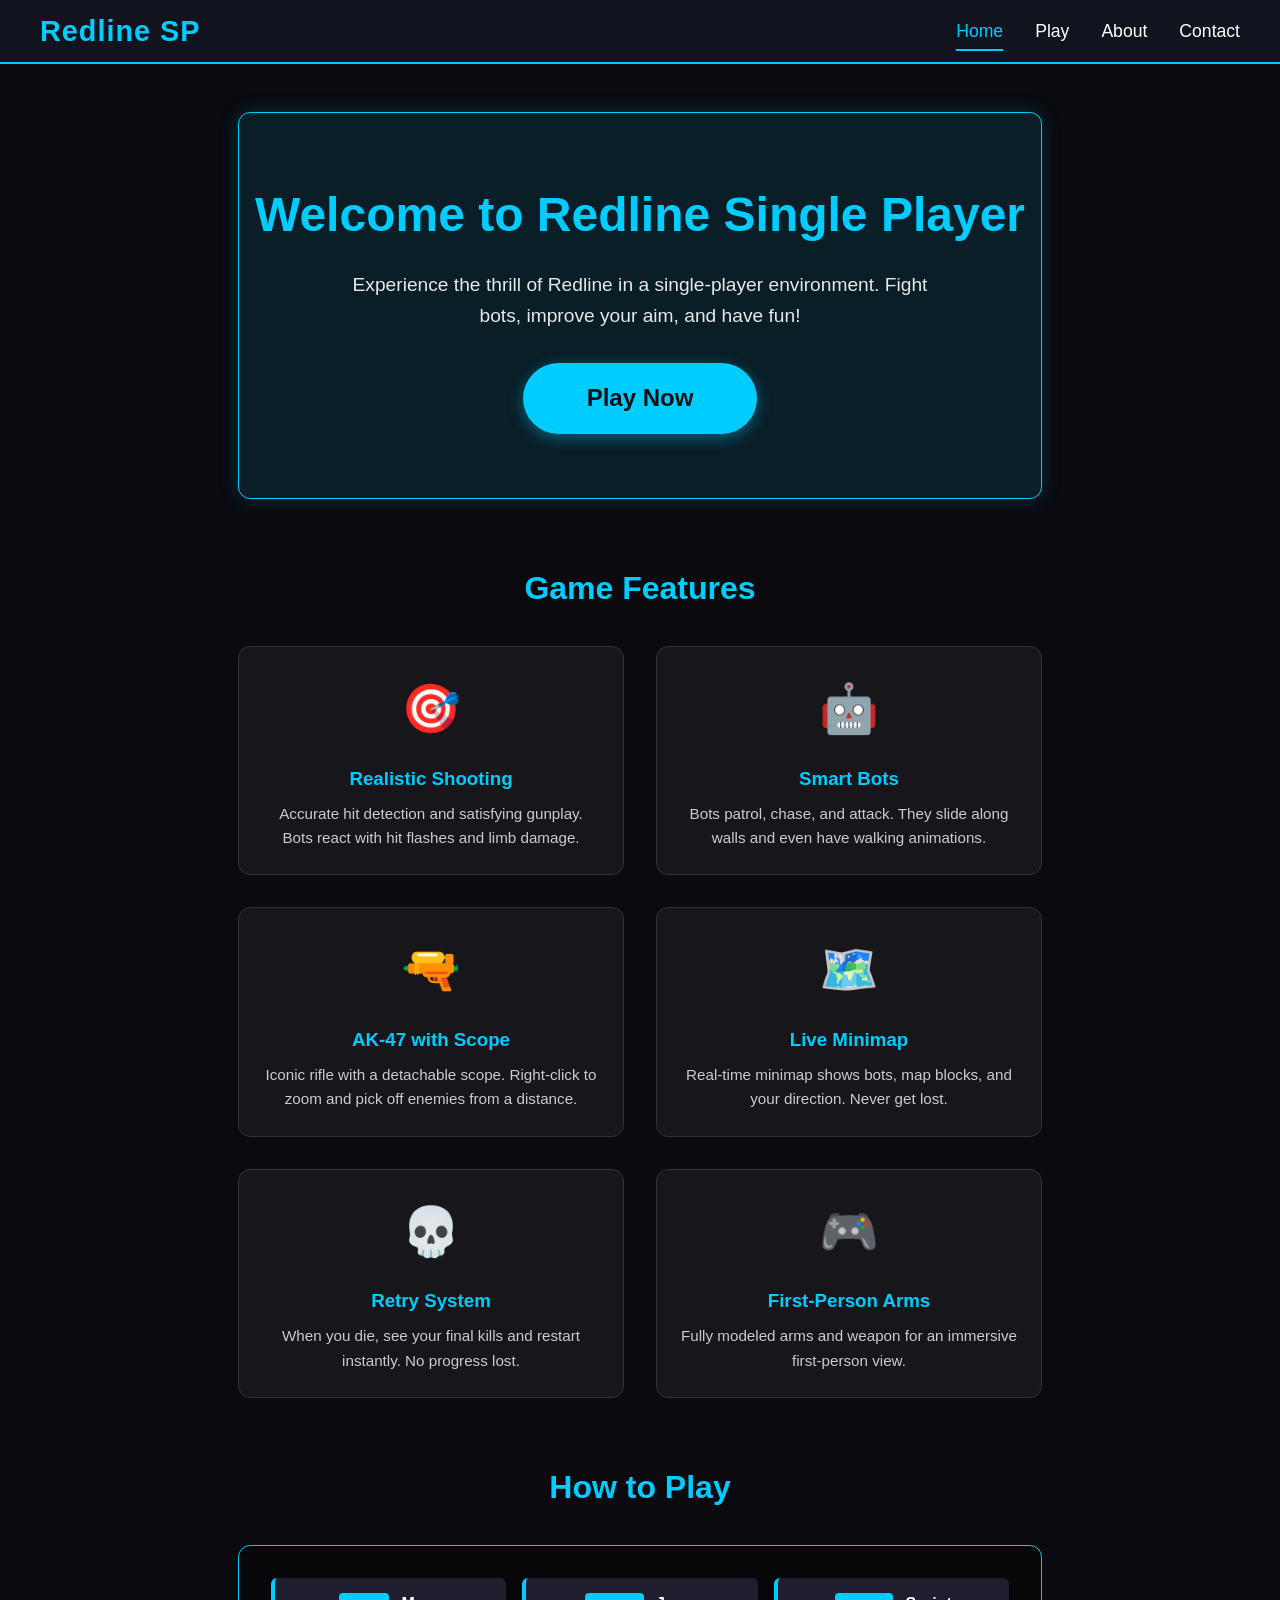
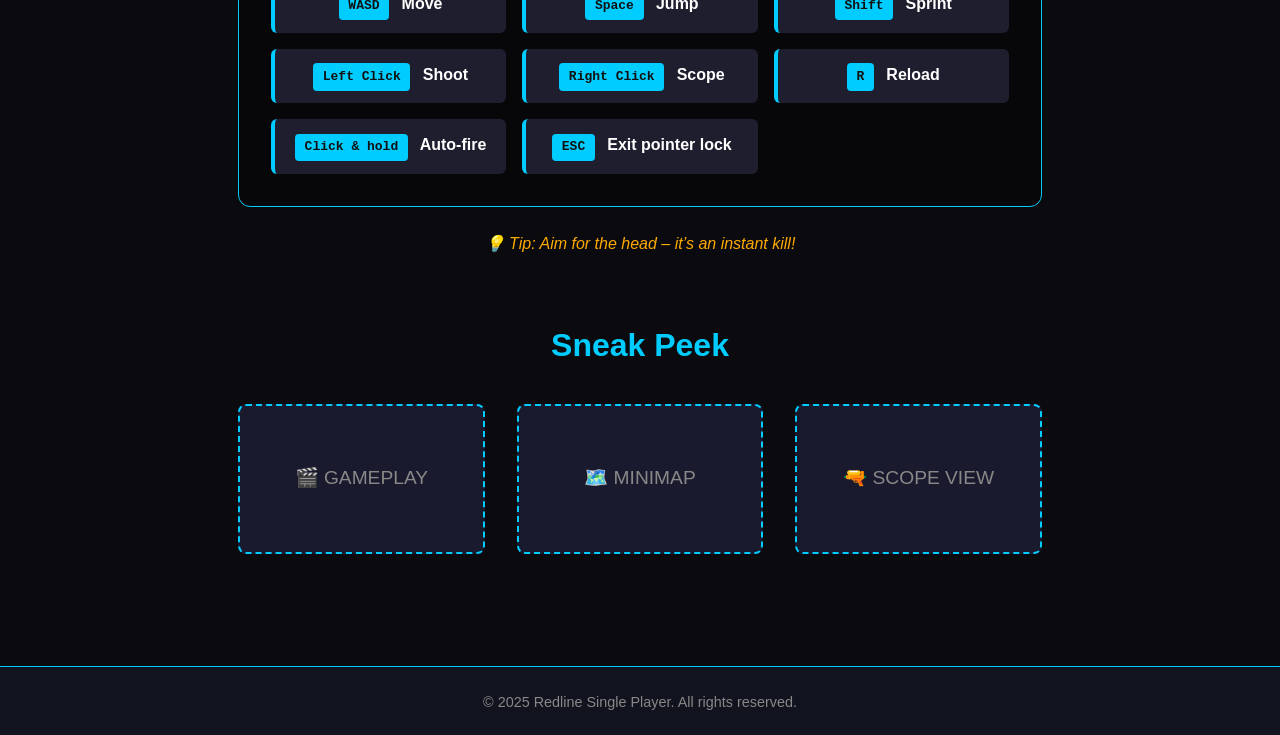
<file: index.html>
<!DOCTYPE html>
<html lang="en">
<head>
    <meta charset="UTF-8">
    <meta name="viewport" content="width=device-width, initial-scale=1.0">
    <title>Redline SP - Home</title>
    <link rel="stylesheet" href="main.css">
</head>
<body>
    <nav class="navbar">
        <div class="nav-container">
            <a href="index.html" class="logo">Redline SP</a>
            <ul class="nav-links">
                <li><a href="index.html">Home</a></li>
                <li><a href="play.html">Play</a></li>
                <li><a href="about.html">About</a></li>
                <li><a href="contact.html">Contact</a></li>
            </ul>
        </div>
    </nav>

    <main class="container">
        <section class="hero">
            <h1>Welcome to Redline Single Player</h1>
            <p>Experience the thrill of Redline in a single‑player environment. Fight bots, improve your aim, and have fun!</p>
            <a href="home.html" class="btn play-now">Play Now</a>
        </section>

        <section class="features">
            <h2>Game Features</h2>
            <div class="feature-grid">
                <div class="feature-card">
                    <div class="feature-icon">🎯</div>
                    <h3>Realistic Shooting</h3>
                    <p>Accurate hit detection and satisfying gunplay. Bots react with hit flashes and limb damage.</p>
                </div>
                <div class="feature-card">
                    <div class="feature-icon">🤖</div>
                    <h3>Smart Bots</h3>
                    <p>Bots patrol, chase, and attack. They slide along walls and even have walking animations.</p>
                </div>
                <div class="feature-card">
                    <div class="feature-icon">🔫</div>
                    <h3>AK‑47 with Scope</h3>
                    <p>Iconic rifle with a detachable scope. Right‑click to zoom and pick off enemies from a distance.</p>
                </div>
                <div class="feature-card">
                    <div class="feature-icon">🗺️</div>
                    <h3>Live Minimap</h3>
                    <p>Real‑time minimap shows bots, map blocks, and your direction. Never get lost.</p>
                </div>
                <div class="feature-card">
                    <div class="feature-icon">💀</div>
                    <h3>Retry System</h3>
                    <p>When you die, see your final kills and restart instantly. No progress lost.</p>
                </div>
                <div class="feature-card">
                    <div class="feature-icon">🎮</div>
                    <h3>First‑Person Arms</h3>
                    <p>Fully modeled arms and weapon for an immersive first‑person view.</p>
                </div>
            </div>
        </section>

        <section class="how-to-play">
            <h2>How to Play</h2>
            <div class="controls-grid">
                <div class="control-item"><span class="key">WASD</span> Move</div>
                <div class="control-item"><span class="key">Space</span> Jump</div>
                <div class="control-item"><span class="key">Shift</span> Sprint</div>
                <div class="control-item"><span class="key">Left Click</span> Shoot</div>
                <div class="control-item"><span class="key">Right Click</span> Scope</div>
                <div class="control-item"><span class="key">R</span> Reload</div>
                <div class="control-item"><span class="key">Click & hold</span> Auto‑fire</div>
                <div class="control-item"><span class="key">ESC</span> Exit pointer lock</div>
            </div>
            <p class="tip">💡 Tip: Aim for the head – it’s an instant kill!</p>
        </section>

        <section class="screenshots">
            <h2>Sneak Peek</h2>
            <div class="screenshot-grid">
                <div class="screenshot-placeholder">🎬 Gameplay</div>
                <div class="screenshot-placeholder">🗺️ Minimap</div>
                <div class="screenshot-placeholder">🔫 Scope View</div>
            </div>
        </section>
    </main>

    <footer class="footer">
        <p>&copy; 2025 Redline Single Player. All rights reserved.</p>
    </footer>

    <script src="main.js"></script>
</body>
</html>
</file>
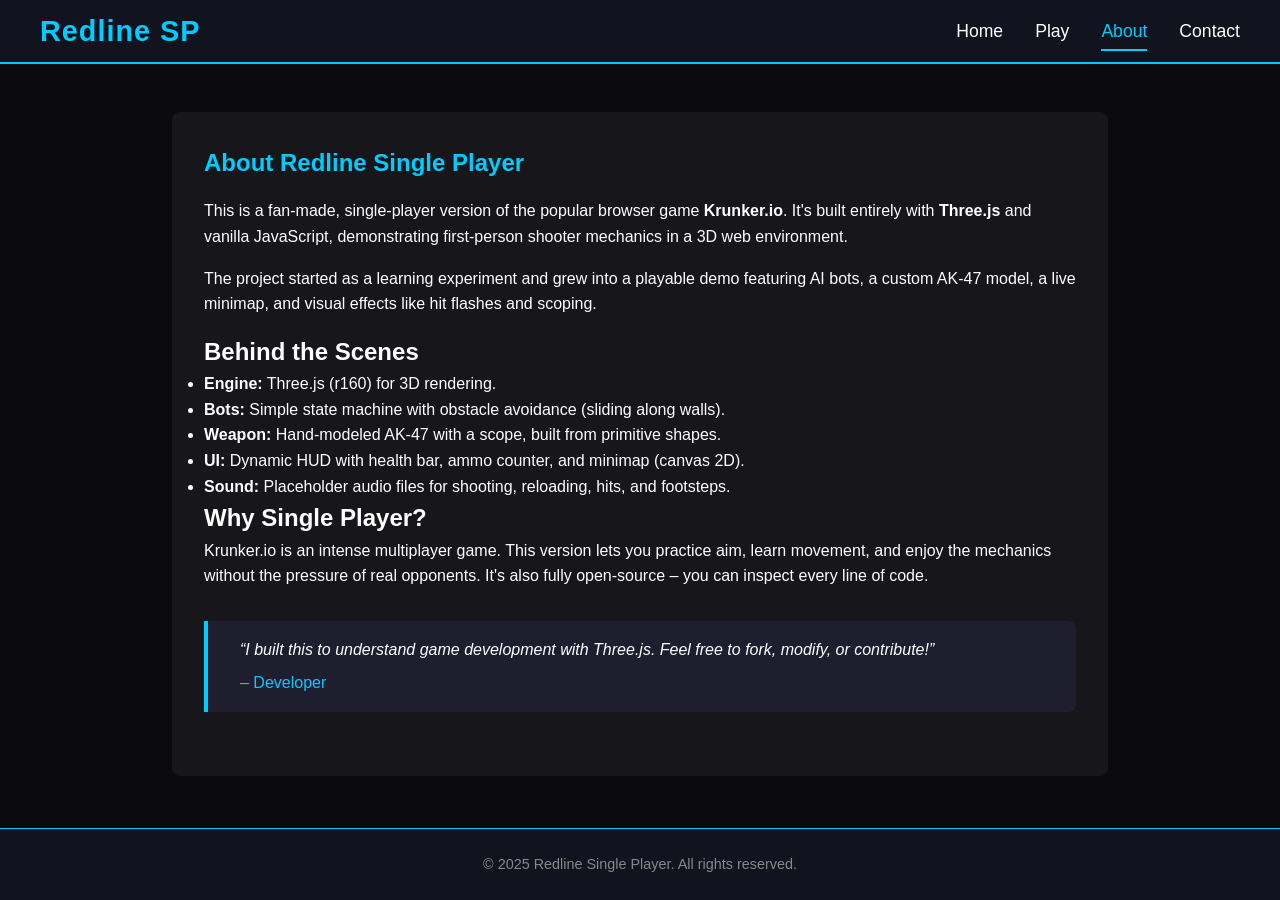
<file: about.html>
<!DOCTYPE html>
<html lang="en">
<head>
    <meta charset="UTF-8">
    <meta name="viewport" content="width=device-width, initial-scale=1.0">
    <title>Redline SP - About</title>
    <link rel="stylesheet" href="main.css">
</head>
<body>
    <nav class="navbar">
        <div class="nav-container">
            <a href="index.html" class="logo">Redline SP</a>
            <ul class="nav-links">
                <li><a href="index.html">Home</a></li>
                <li><a href="play.html">Play</a></li>
                <li><a href="about.html">About</a></li>
                <li><a href="contact.html">Contact</a></li>
            </ul>
        </div>
    </nav>

    <main class="container">
        <section class="about-section">
            <h1>About Redline Single Player</h1>
            <p>This is a fan‑made, single‑player version of the popular browser game <strong>Krunker.io</strong>. It's built entirely with <strong>Three.js</strong> and vanilla JavaScript, demonstrating first‑person shooter mechanics in a 3D web environment.</p>
            <p>The project started as a learning experiment and grew into a playable demo featuring AI bots, a custom AK‑47 model, a live minimap, and visual effects like hit flashes and scoping.</p>
            
            <h2>Behind the Scenes</h2>
            <ul>
                <li><strong>Engine:</strong> Three.js (r160) for 3D rendering.</li>
                <li><strong>Bots:</strong> Simple state machine with obstacle avoidance (sliding along walls).</li>
                <li><strong>Weapon:</strong> Hand‑modeled AK‑47 with a scope, built from primitive shapes.</li>
                <li><strong>UI:</strong> Dynamic HUD with health bar, ammo counter, and minimap (canvas 2D).</li>
                <li><strong>Sound:</strong> Placeholder audio files for shooting, reloading, hits, and footsteps.</li>
            </ul>

            <h2>Why Single Player?</h2>
            <p>Krunker.io is an intense multiplayer game. This version lets you practice aim, learn movement, and enjoy the mechanics without the pressure of real opponents. It's also fully open‑source – you can inspect every line of code.</p>

            <blockquote class="dev-note">
                “I built this to understand game development with Three.js. Feel free to fork, modify, or contribute!”
                <cite>– Developer</cite>
            </blockquote>
        </section>
    </main>

    <footer class="footer">
        <p>&copy; 2025 Redline Single Player. All rights reserved.</p>
    </footer>

    <script src="main.js"></script>
</body>
</html>
</file>
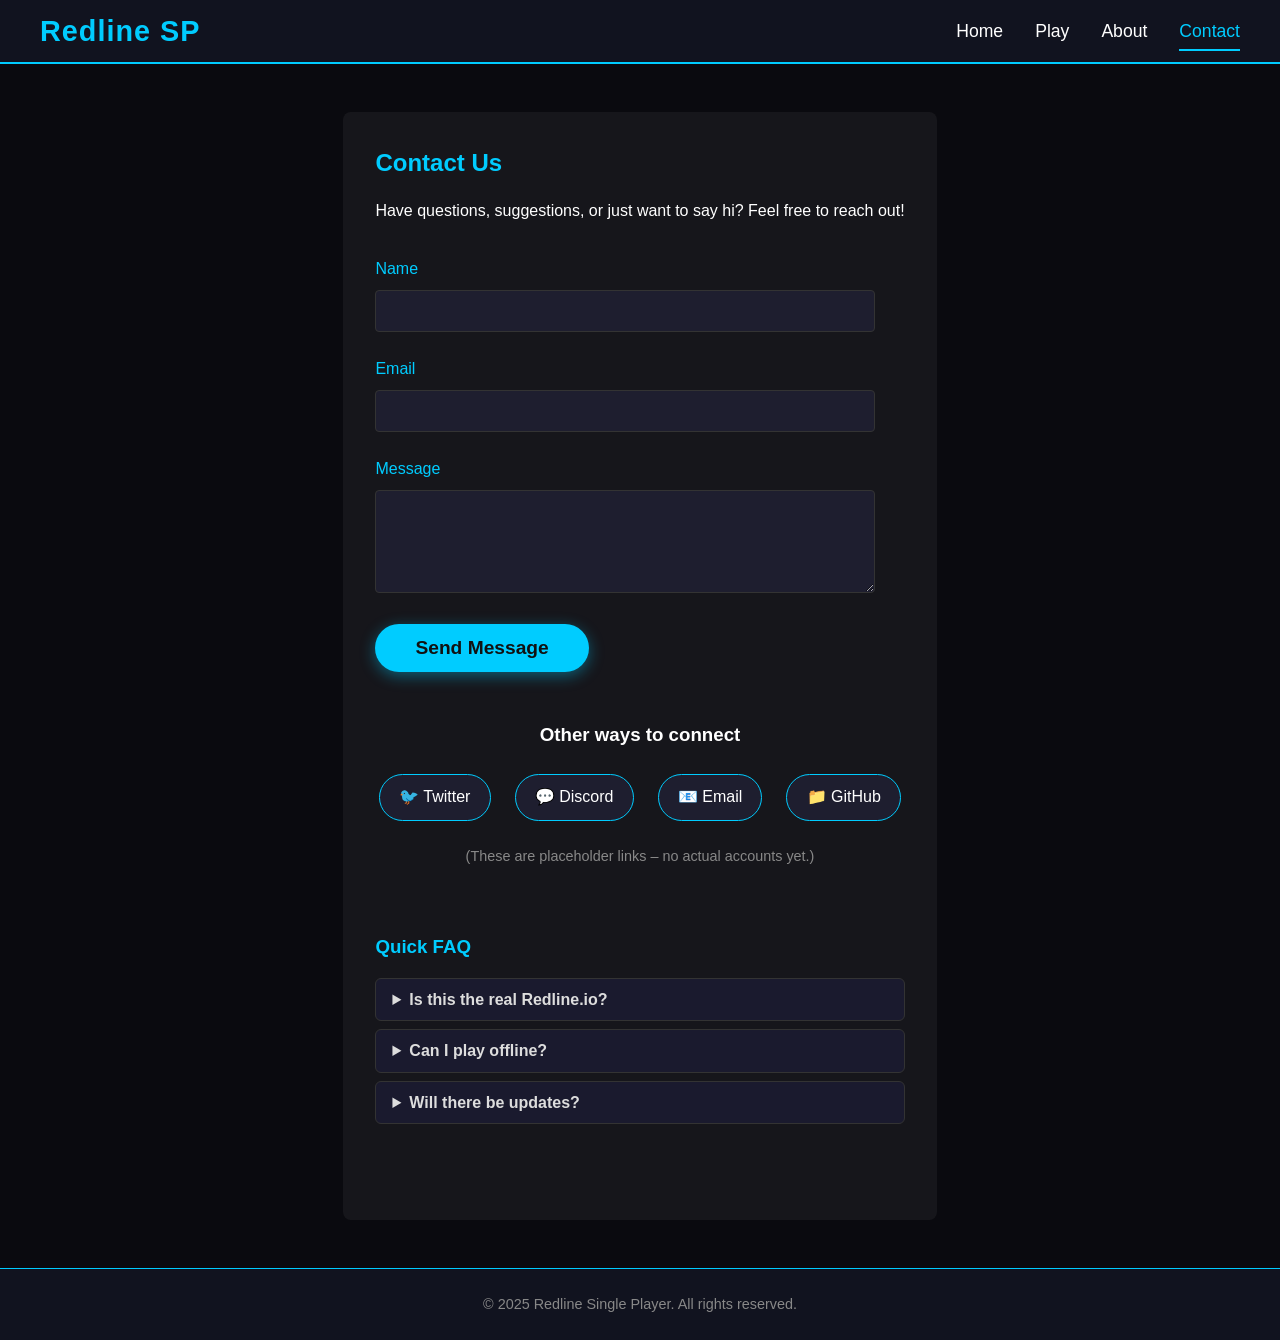
<file: contact.html>
<!DOCTYPE html>
<html lang="en">
<head>
    <meta charset="UTF-8">
    <meta name="viewport" content="width=device-width, initial-scale=1.0">
    <title>Redline SP - Contact</title>
    <link rel="stylesheet" href="main.css">
</head>
<body>
    <nav class="navbar">
        <div class="nav-container">
            <a href="index.html" class="logo">Redline SP</a>
            <ul class="nav-links">
                <li><a href="index.html">Home</a></li>
                <li><a href="play.html">Play</a></li>
                <li><a href="about.html">About</a></li>
                <li><a href="contact.html">Contact</a></li>
            </ul>
        </div>
    </nav>

    <main class="container">
        <section class="contact-section">
            <h1>Contact Us</h1>
            <p>Have questions, suggestions, or just want to say hi? Feel free to reach out!</p>

            <form id="contactForm" class="contact-form">
                <div class="form-group">
                    <label for="name">Name</label>
                    <input type="text" id="name" name="name" required>
                </div>
                <div class="form-group">
                    <label for="email">Email</label>
                    <input type="email" id="email" name="email" required>
                </div>
                <div class="form-group">
                    <label for="message">Message</label>
                    <textarea id="message" name="message" rows="5" required></textarea>
                </div>
                <button type="submit" class="btn">Send Message</button>
            </form>
            <p id="formFeedback"></p>


            <div class="contact-info">
                <h3>Other ways to connect</h3>
                <div class="social-links">
                    <a href="#" class="social-link">🐦 Twitter</a>
                    <a href="#" class="social-link">💬 Discord</a>
                    <a href="#" class="social-link">📧 Email</a>
                    <a href="#" class="social-link">📁 GitHub</a>
                </div>
                <p class="note">(These are placeholder links – no actual accounts yet.)</p>
            </div>

            <div class="faq-mini">
                <h3>Quick FAQ</h3>
                <details>
                    <summary>Is this the real Redline.io?</summary>
                    <p>No, it's a fan‑made single‑player tribute built with Three.js.</p>
                </details>
                <details>
                    <summary>Can I play offline?</summary>
                    <p>Yes! Once the page is loaded, you can play without an internet connection.</p>
                </details>
                <details>
                    <summary>Will there be updates?</summary>
                    <p>Maybe! If there's interest, I might add new maps, weapons, or game modes.</p>
                </details>
            </div>
        </section>
    </main>

    <footer class="footer">
        <p>&copy; 2025 Redline Single Player. All rights reserved.</p>
    </footer>

    <script src="main.js"></script>
</body>
</html>
</file>
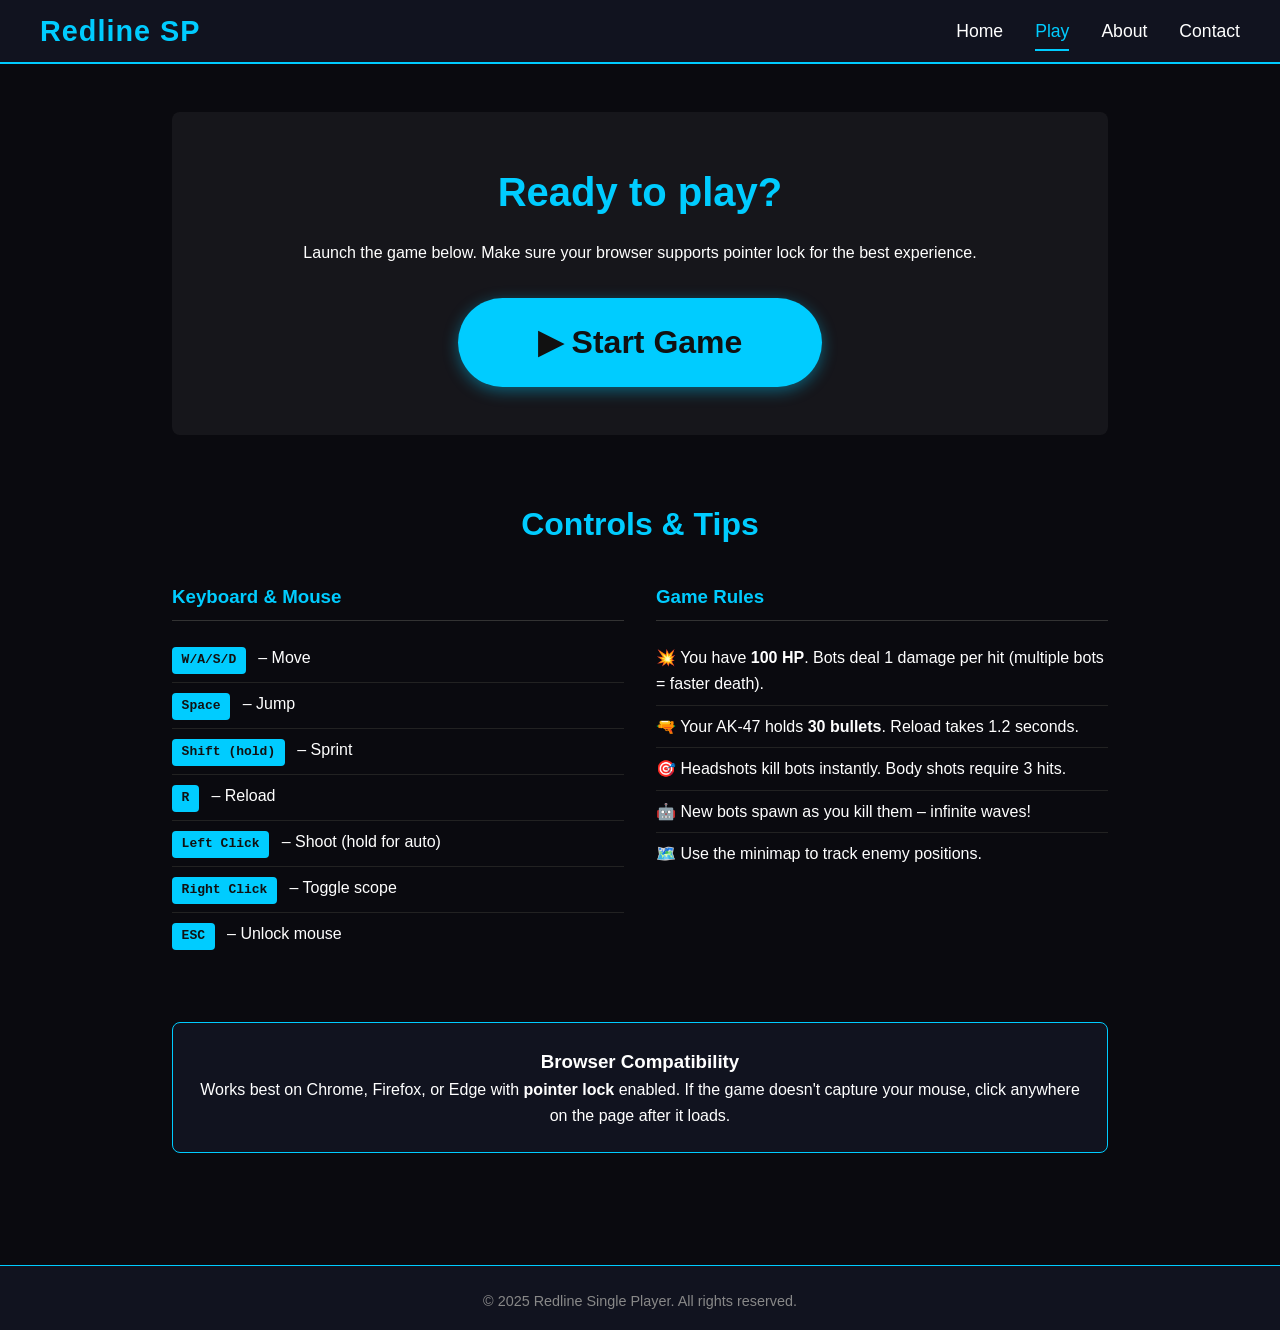
<file: play.html>
<!DOCTYPE html>
<html lang="en">
<head>
    <meta charset="UTF-8">
    <meta name="viewport" content="width=device-width, initial-scale=1.0">
    <title>Redline SP - Play</title>
    <link rel="stylesheet" href="main.css">
</head>
<body>
    <nav class="navbar">
        <div class="nav-container">
            <a href="index.html" class="logo">Redline SP</a>
            <ul class="nav-links">
                <li><a href="index.html">Home</a></li>
                <li><a href="play.html">Play</a></li>
                <li><a href="about.html">About</a></li>
                <li><a href="contact.html">Contact</a></li>
            </ul>
        </div>
    </nav>

    <main class="container">
        <section class="play-section">
            <h1>Ready to play?</h1>
            <p>Launch the game below. Make sure your browser supports pointer lock for the best experience.</p>
            <a href="home.html" class="btn play-now big-btn">▶ Start Game</a>
        </section>

        <section class="controls-detailed">
            <h2>Controls & Tips</h2>
            <div class="controls-two-col">
                <div class="col">
                    <h3>Keyboard & Mouse</h3>
                    <ul class="controls-list">
                        <li><span class="key">W/A/S/D</span> – Move</li>
                        <li><span class="key">Space</span> – Jump</li>
                        <li><span class="key">Shift (hold)</span> – Sprint</li>
                        <li><span class="key">R</span> – Reload</li>
                        <li><span class="key">Left Click</span> – Shoot (hold for auto)</li>
                        <li><span class="key">Right Click</span> – Toggle scope</li>
                        <li><span class="key">ESC</span> – Unlock mouse</li>
                    </ul>
                </div>
                <div class="col">
                    <h3>Game Rules</h3>
                    <ul class="tips-list">
                        <li>💥 You have <strong>100 HP</strong>. Bots deal 1 damage per hit (multiple bots = faster death).</li>
                        <li>🔫 Your AK‑47 holds <strong>30 bullets</strong>. Reload takes 1.2 seconds.</li>
                        <li>🎯 Headshots kill bots instantly. Body shots require 3 hits.</li>
                        <li>🤖 New bots spawn as you kill them – infinite waves!</li>
                        <li>🗺️ Use the minimap to track enemy positions.</li>
                    </ul>
                </div>
            </div>
        </section>

        <section class="browser-info">
            <h3>Browser Compatibility</h3>
            <p>Works best on Chrome, Firefox, or Edge with <strong>pointer lock</strong> enabled. If the game doesn't capture your mouse, click anywhere on the page after it loads.</p>
        </section>
    </main>

    <footer class="footer">
        <p>&copy; 2025 Redline Single Player. All rights reserved.</p>
    </footer>

    <script src="main.js"></script>
</body>
</html>
</file>
<file: main.css>
* {
    margin: 0;
    padding: 0;
    box-sizing: border-box;
}

body {
    font-family: Arial, sans-serif;
    background: #0a0a0f;
    color: #fff;
    line-height: 1.6;
    min-height: 100vh;
    display: flex;
    flex-direction: column;
}

.navbar {
    background: #11131f;
    border-bottom: 2px solid #00ccff;
    padding: 0.5rem 2rem;
    position: sticky;
    top: 0;
    z-index: 100;
}

.nav-container {
    max-width: 1200px;
    margin: 0 auto;
    display: flex;
    justify-content: space-between;
    align-items: center;
    flex-wrap: wrap;
}

.logo {
    font-size: 1.8rem;
    font-weight: bold;
    color: #00ccff;
    text-decoration: none;
    letter-spacing: 1px;
}

.nav-links {
    list-style: none;
    display: flex;
    gap: 2rem;
}

.nav-links a {
    color: #fff;
    text-decoration: none;
    font-size: 1.1rem;
    padding: 0.5rem 0;
    transition: color 0.3s, border-bottom 0.3s;
    border-bottom: 2px solid transparent;
}

.nav-links a:hover,
.nav-links a.active {
    color: #00ccff;
    border-bottom-color: #00ccff;
}

.container {
    max-width: 1000px;
    margin: 3rem auto;
    padding: 0 2rem;
    flex: 1;
}

.hero {
    text-align: center;
    padding: 4rem 1rem;
    background: rgba(0, 204, 255, 0.1);
    border-radius: 12px;
    border: 1px solid #00ccff;
    box-shadow: 0 0 20px rgba(0, 204, 255, 0.2);
}

.hero h1 {
    font-size: 3rem;
    margin-bottom: 1rem;
    color: #00ccff;
}

.hero p {
    font-size: 1.2rem;
    max-width: 600px;
    margin: 0 auto 2rem;
    opacity: 0.9;
}

/* Button */
.btn {
    display: inline-block;
    background: #00ccff;
    color: #111;
    padding: 0.8rem 2.5rem;
    font-size: 1.2rem;
    font-weight: bold;
    text-decoration: none;
    border-radius: 50px;
    border: none;
    cursor: pointer;
    transition: background 0.3s, transform 0.2s;
    box-shadow: 0 4px 15px rgba(0, 204, 255, 0.4);
}

.btn:hover {
    background: #0099cc;
    transform: scale(1.05);
}

.play-now {
    font-size: 1.5rem;
    padding: 1rem 4rem;
}

.play-section {
    text-align: center;
    padding: 3rem;
    background: rgba(255,255,255,0.05);
    border-radius: 8px;
}

.play-section h1 {
    font-size: 2.5rem;
    color: #00ccff;
    margin-bottom: 1rem;
}

.play-section p {
    margin-bottom: 2rem;
}

.about-section {
    background: rgba(255,255,255,0.05);
    padding: 2rem;
    border-radius: 8px;
}

.about-section h1 {
    color: #00ccff;
    margin-bottom: 1rem;
}

.about-section p {
    margin-bottom: 1rem;
}

.contact-section {
    background: rgba(255,255,255,0.05);
    padding: 2rem;
    border-radius: 8px;
}

.contact-section h1 {
    color: #00ccff;
    margin-bottom: 1rem;
}

.contact-form {
    max-width: 500px;
    margin: 2rem 0;
}

.form-group {
    margin-bottom: 1.5rem;
}

.form-group label {
    display: block;
    margin-bottom: 0.5rem;
    color: #00ccff;
}

.form-group input,
.form-group textarea {
    width: 100%;
    padding: 0.8rem;
    background: #1e1e2f;
    border: 1px solid #333;
    border-radius: 4px;
    color: #fff;
    font-family: inherit;
}

.form-group input:focus,
.form-group textarea:focus {
    outline: none;
    border-color: #00ccff;
}

#formFeedback {
    margin-top: 1rem;
    font-style: italic;
}

.footer {
    text-align: center;
    padding: 1.5rem;
    background: #11131f;
    border-top: 1px solid #00ccff;
    color: #888;
    font-size: 0.9rem;
    margin-top: auto;
}

.features, .how-to-play, .screenshots, .controls-detailed, .browser-info, .contact-info, .faq-mini {
    margin: 4rem 0;
}

.features h2, .how-to-play h2, .screenshots h2, .controls-detailed h2 {
    text-align: center;
    color: #00ccff;
    margin-bottom: 2rem;
    font-size: 2rem;
}

.feature-grid {
    display: grid;
    grid-template-columns: repeat(auto-fit, minmax(280px, 1fr));
    gap: 2rem;
}

.feature-card {
    background: rgba(255,255,255,0.05);
    border: 1px solid #333;
    border-radius: 12px;
    padding: 1.5rem;
    text-align: center;
    transition: transform 0.2s, border-color 0.2s;
}

.feature-card:hover {
    transform: translateY(-5px);
    border-color: #00ccff;
}

.feature-icon {
    font-size: 3rem;
    margin-bottom: 1rem;
}

.feature-card h3 {
    color: #00ccff;
    margin-bottom: 0.5rem;
}

.feature-card p {
    color: #ccc;
    font-size: 0.95rem;
}

.controls-grid {
    display: grid;
    grid-template-columns: repeat(auto-fit, minmax(180px, 1fr));
    gap: 1rem;
    background: rgba(0,0,0,0.3);
    padding: 2rem;
    border-radius: 12px;
    border: 1px solid #00ccff;
}

.control-item {
    background: #1e1e2f;
    padding: 0.8rem 1rem;
    border-radius: 6px;
    text-align: center;
    font-weight: bold;
    border-left: 4px solid #00ccff;
}

.key {
    display: inline-block;
    background: #00ccff;
    color: #111;
    padding: 0.2rem 0.6rem;
    border-radius: 4px;
    font-family: monospace;
    font-weight: bold;
    margin-right: 0.5rem;
}

.tip {
    margin-top: 1.5rem;
    font-style: italic;
    color: #ffaa00;
    text-align: center;
}

.screenshot-grid {
    display: grid;
    grid-template-columns: repeat(auto-fit, minmax(200px, 1fr));
    gap: 2rem;
}

.screenshot-placeholder {
    background: #1a1a2e;
    border: 2px dashed #00ccff;
    border-radius: 8px;
    height: 150px;
    display: flex;
    align-items: center;
    justify-content: center;
    color: #888;
    font-size: 1.2rem;
    text-transform: uppercase;
}

.controls-two-col {
    display: grid;
    grid-template-columns: 1fr 1fr;
    gap: 2rem;
    margin: 2rem 0;
}

.col h3 {
    color: #00ccff;
    margin-bottom: 1rem;
    border-bottom: 1px solid #333;
    padding-bottom: 0.5rem;
}

.controls-list, .tips-list {
    list-style: none;
    padding: 0;
}

.controls-list li, .tips-list li {
    padding: 0.5rem 0;
    border-bottom: 1px solid #222;
}

.controls-list li:last-child, .tips-list li:last-child {
    border-bottom: none;
}

.big-btn {
    font-size: 2rem;
    padding: 1.2rem 5rem;
}

.browser-info {
    background: #11131f;
    padding: 1.5rem;
    border-radius: 8px;
    text-align: center;
    border: 1px solid #00ccff;
}

.dev-note {
    background: #1e1e2f;
    border-left: 4px solid #00ccff;
    padding: 1rem 2rem;
    margin: 2rem 0;
    font-style: italic;
    border-radius: 0 8px 8px 0;
}

.dev-note cite {
    display: block;
    margin-top: 0.5rem;
    color: #00ccff;
    font-style: normal;
}

.contact-info {
    margin-top: 3rem;
    text-align: center;
}

.social-links {
    display: flex;
    justify-content: center;
    gap: 1.5rem;
    flex-wrap: wrap;
    margin: 1.5rem 0;
}

.social-link {
    background: #1e1e2f;
    padding: 0.6rem 1.2rem;
    border-radius: 30px;
    color: #fff;
    text-decoration: none;
    border: 1px solid #00ccff;
    transition: background 0.2s;
}

.social-link:hover {
    background: #00ccff;
    color: #111;
}

.note {
    color: #888;
    font-size: 0.9rem;
}

.faq-mini {
    margin-top: 3rem;
}

.faq-mini h3 {
    color: #00ccff;
    margin-bottom: 1rem;
}

details {
    background: #1a1a2e;
    border: 1px solid #333;
    border-radius: 6px;
    margin-bottom: 0.5rem;
    padding: 0.5rem 1rem;
}

summary {
    font-weight: bold;
    cursor: pointer;
    color: #ddd;
}

summary:hover {
    color: #00ccff;
}

details[open] summary {
    color: #00ccff;
}

details p {
    margin-top: 0.5rem;
    padding-left: 1rem;
    color: #ccc;
}

@media (max-width: 768px) {
    .controls-two-col {
        grid-template-columns: 1fr;
    }
    .big-btn {
        font-size: 1.5rem;
        padding: 1rem 3rem;
    }
}
</file>
